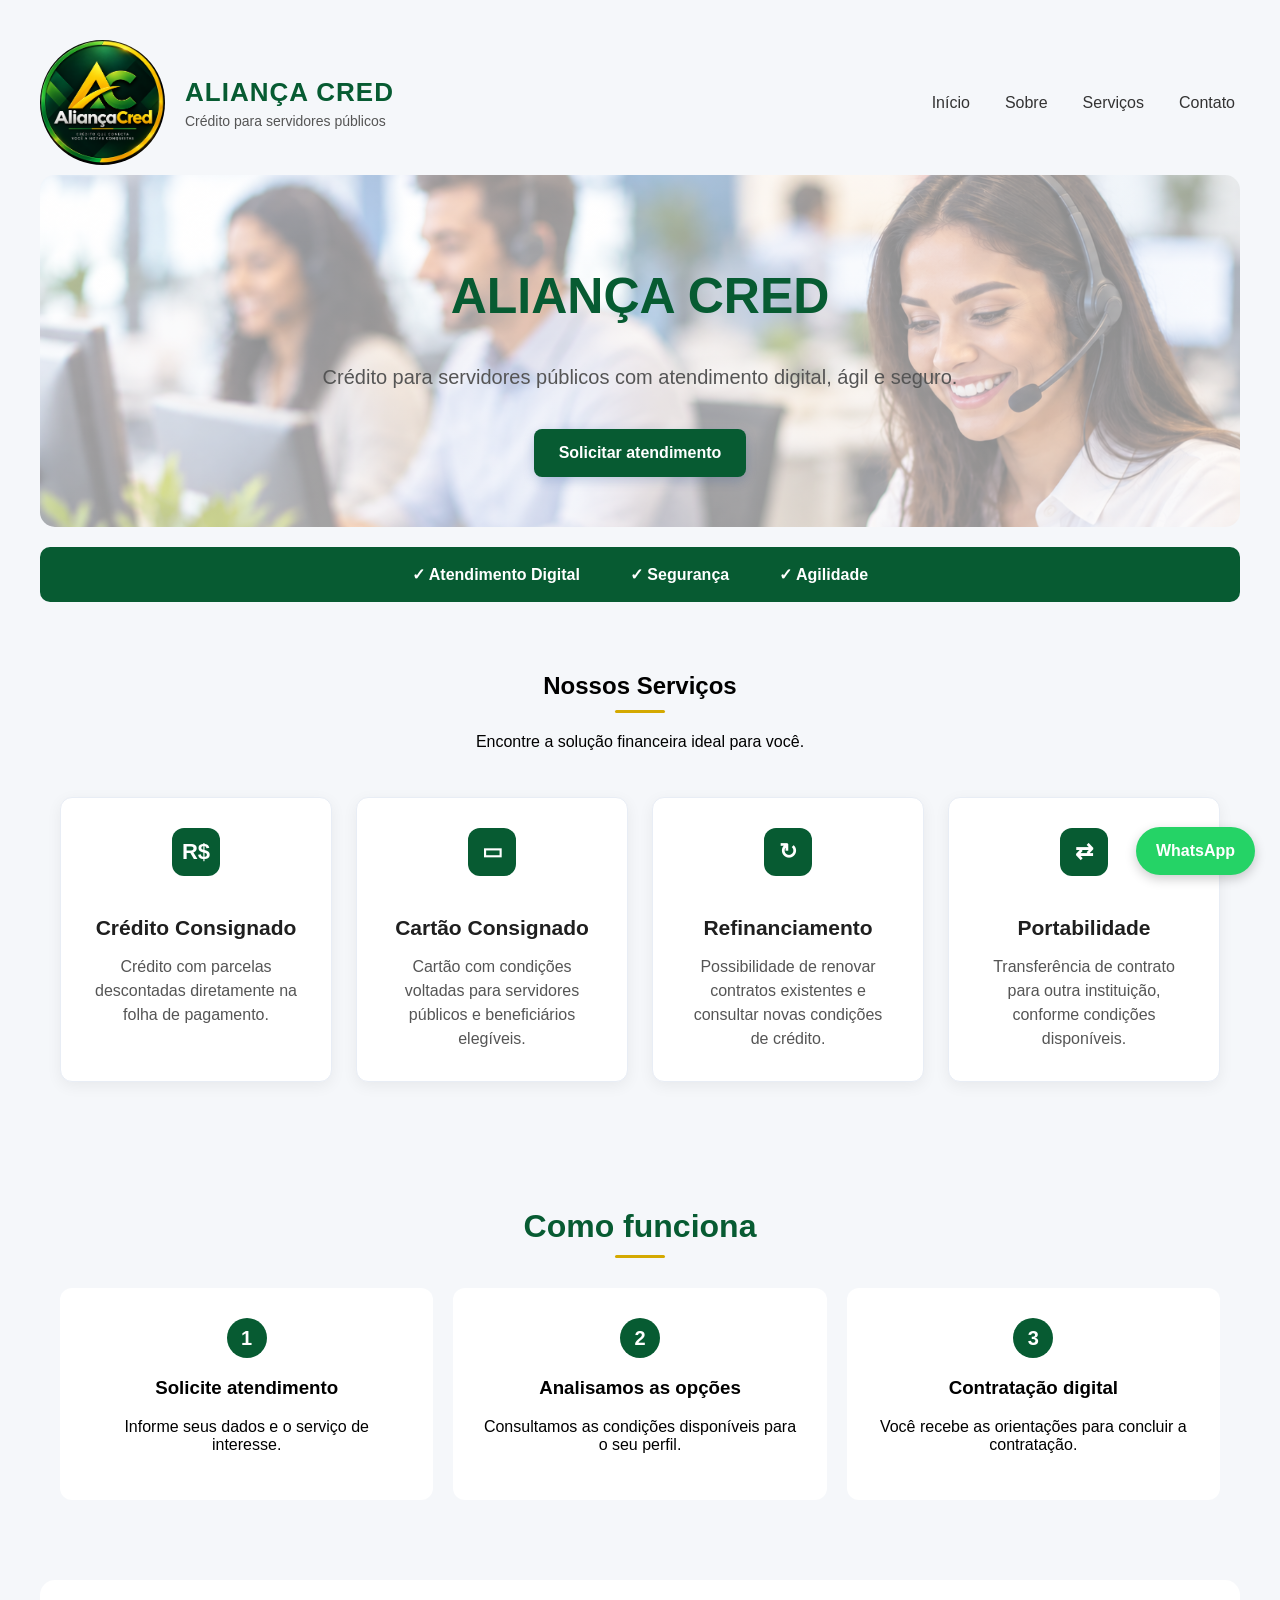
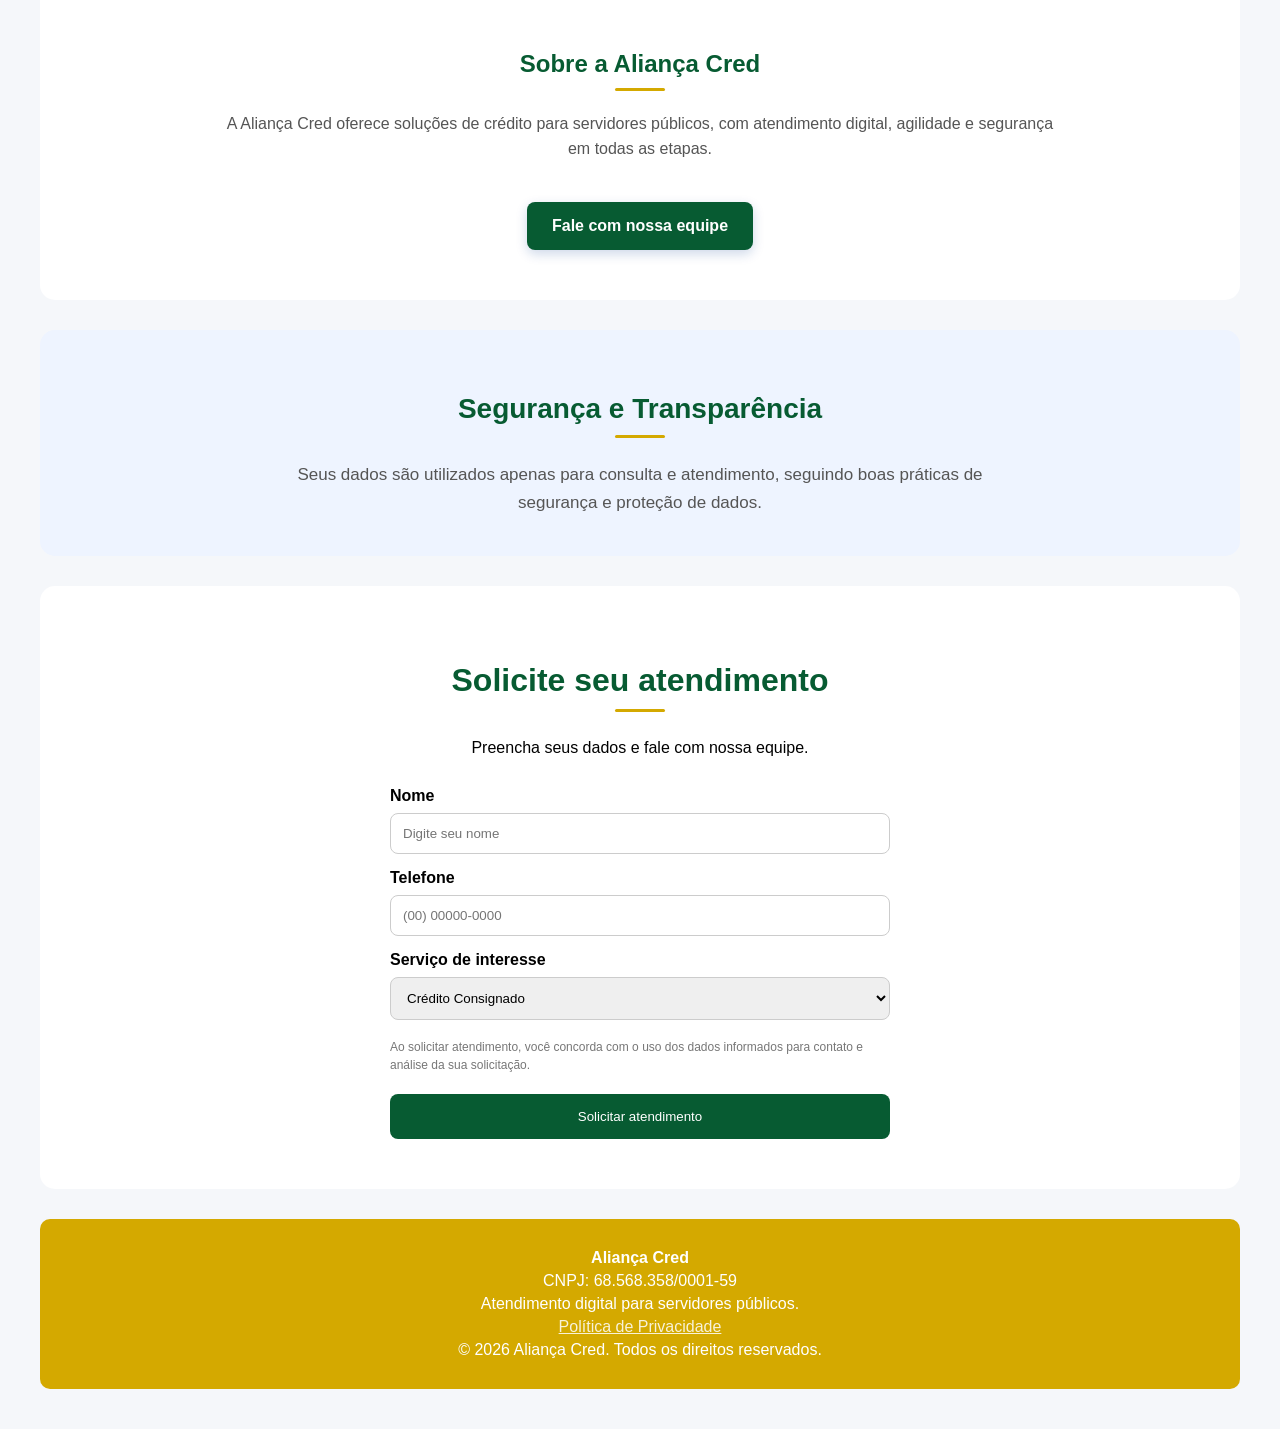
<file: index.html>
<!DOCTYPE html>

<html>
<head>
    <meta name="viewport" content="width=device-width, initial-scale=1.0">
    <title>Aliança Cred - Crédito para Servidores Públicos</title>
    <meta name="description" content="Aliança Cred: soluções de crédito para servidores públicos, com atendimento digital, ágil e seguro.">
    <link rel="stylesheet" href="style.css">
    <link rel="icon" type="image/png" href="imagens/logo.png">
</head>

<body>
    <header>
    <nav>
        <div class="marca">
    <img src="imagens/logo.png" alt="Aliança Cred">

    <div class="marca-texto">
        <strong>ALIANÇA CRED</strong>
        <span>Crédito para servidores públicos</span>
    </div>
</div>

        <div class="menu">
    <a href="#inicio">Início</a>
    <a href="#sobre">Sobre</a>
    <a href="#servicos">Serviços</a>
    <a href="#contato">Contato</a>
</div>
    </nav>
</header>

    <section class="inicio" id="inicio">
    <h1>ALIANÇA CRED</h1>

    <p>Crédito para servidores públicos com atendimento digital, ágil e seguro.</p>

    <a href="#contato" class="botao">Solicitar atendimento</a>
</section>
<div class="destaques">
    <span>✓ Atendimento Digital</span>
    <span>✓ Segurança</span>
    <span>✓ Agilidade</span>
</div>
<section class="servicos" id="servicos">

    <h2>Nossos Serviços</h2>

    <p>Encontre a solução financeira ideal para você.</p>
    <div class="lista-servicos">

    <div class="cartao-servico">
        <div class="icone-servico">R$</div>
        <h3>Crédito Consignado</h3>
        <p>Crédito com parcelas descontadas diretamente na folha de pagamento.</p>
    </div>

    <div class="cartao-servico">
        <div class="icone-servico">▭</div>
        <h3>Cartão Consignado</h3>
        <p>Cartão com condições voltadas para servidores públicos e beneficiários elegíveis.</p>
    </div>

    <div class="cartao-servico">
        <div class="icone-servico">↻</div>
        <h3>Refinanciamento</h3>
        <p>Possibilidade de renovar contratos existentes e consultar novas condições de crédito.</p>
    </div>

    <div class="cartao-servico">
        <div class="icone-servico">⇄</div>
        <h3>Portabilidade</h3>
        <p>Transferência de contrato para outra instituição, conforme condições disponíveis.</p>
    </div>

</div>

</section>
<section class="como-funciona">
    <h2>Como funciona</h2>

    <div class="passos">
        <div class="passo">
            <strong>1</strong>
            <h3>Solicite atendimento</h3>
            <p>Informe seus dados e o serviço de interesse.</p>
        </div>

        <div class="passo">
            <strong>2</strong>
            <h3>Analisamos as opções</h3>
            <p>Consultamos as condições disponíveis para o seu perfil.</p>
        </div>

        <div class="passo">
            <strong>3</strong>
            <h3>Contratação digital</h3>
            <p>Você recebe as orientações para concluir a contratação.</p>
        </div>
    </div>
</section>
<section class="sobre" id="sobre">
    <h2>Sobre a Aliança Cred</h2>

    <p>
        A Aliança Cred oferece soluções de crédito para servidores públicos,
        com atendimento digital, agilidade e segurança em todas as etapas.
    </p>
    <a href="#contato" class="botao">Fale com nossa equipe</a>
</section>
<section class="seguranca">
    <h2>Segurança e Transparência</h2>
    <p>
        Seus dados são utilizados apenas para consulta e atendimento,
        seguindo boas práticas de segurança e proteção de dados.
    </p>
</section>
<section class="contato" id="contato">

    <h2>Solicite seu atendimento</h2>

    <p>Preencha seus dados e fale com nossa equipe.</p>

    <form id="form-atendimento">
        <label for="nome">Nome</label>
        <input type="text" id="nome" placeholder="Digite seu nome" required>

        <label for="telefone">Telefone</label>
       <input type="tel" id="telefone" placeholder="(00) 00000-0000" minlength="15" required>

        <label for="servico">Serviço de interesse</label>

        <select id="servico" required>
            <option>Crédito Consignado</option>
            <option>Cartão Consignado</option>
            <option>Refinanciamento</option>
            <option>Portabilidade</option>
        </select>

      <p class="aviso-privacidade">
    Ao solicitar atendimento, você concorda com o uso dos dados informados
    para contato e análise da sua solicitação.
</p> 
        <button type="submit">Solicitar atendimento</button>
    </form>

</section>
<footer>
    <p><strong>Aliança Cred</strong></p>
    <p>CNPJ: 68.568.358/0001-59</p>
    <p>Atendimento digital para servidores públicos.</p>
    <p>
    <a href="privacidade.html">Política de Privacidade</a>
</p>
    <p>© 2026 Aliança Cred. Todos os direitos reservados.</p>
</footer>

<a href="https://wa.me/5585992847470?text=Olá%21%20Gostaria%20de%20saber%20mais%20sobre%20as%20opções%20de%20crédito%20da%20Aliança%20Cred."
   class="whatsapp-flutuante"
   target="_blank">
    WhatsApp
</a>

<script src="script.js"></script>
</body>
</html>
</file>
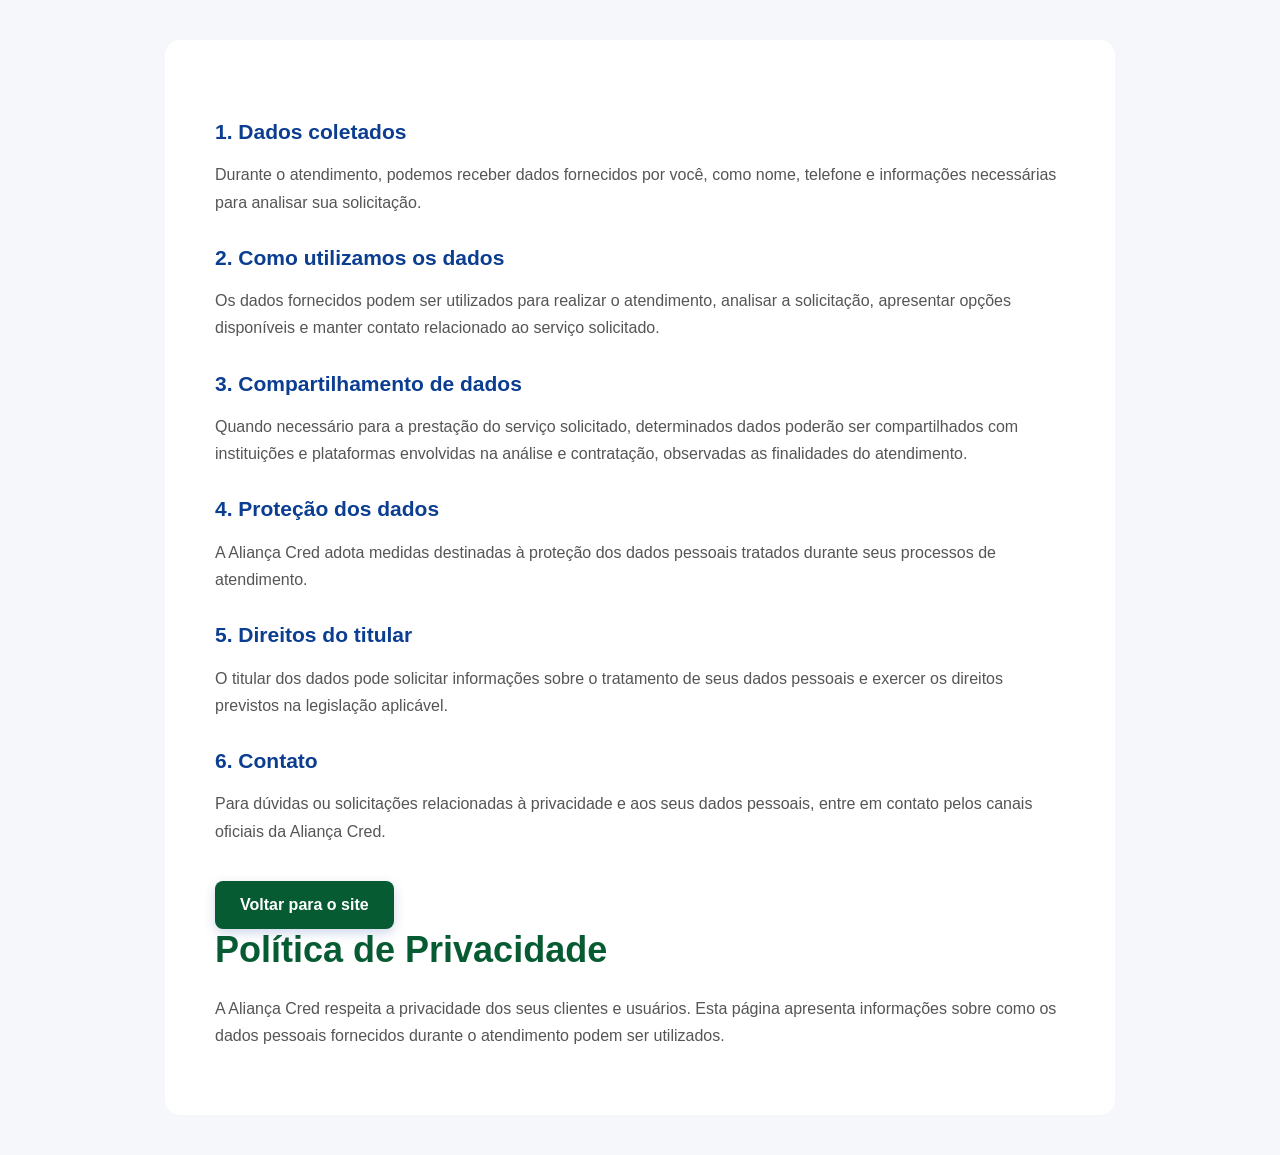
<file: privacidade.html>
<!DOCTYPE html>
<html lang="pt-BR">

<head>
    <meta charset="UTF-8">
    <meta name="viewport" content="width=device-width, initial-scale=1.0">

    <title>Política de Privacidade | Aliança Cred</title>

    <meta name="description" content="Política de Privacidade da Aliança Cred e informações sobre o tratamento de dados pessoais.">

    <link rel="stylesheet" href="style.css">
    <link rel="icon" type="image/png" href="imagens/logo.png">
</head>

<body>

    <main class="pagina-privacidade">
        <h2>1. Dados coletados</h2>
<p>
    Durante o atendimento, podemos receber dados fornecidos por você,
    como nome, telefone e informações necessárias para analisar sua solicitação.
</p>

<h2>2. Como utilizamos os dados</h2>
<p>
    Os dados fornecidos podem ser utilizados para realizar o atendimento,
    analisar a solicitação, apresentar opções disponíveis e manter contato
    relacionado ao serviço solicitado.
</p>

<h2>3. Compartilhamento de dados</h2>
<p>
    Quando necessário para a prestação do serviço solicitado, determinados
    dados poderão ser compartilhados com instituições e plataformas envolvidas
    na análise e contratação, observadas as finalidades do atendimento.
</p>

<h2>4. Proteção dos dados</h2>
<p>
    A Aliança Cred adota medidas destinadas à proteção dos dados pessoais
    tratados durante seus processos de atendimento.
</p>

<h2>5. Direitos do titular</h2>
<p>
    O titular dos dados pode solicitar informações sobre o tratamento de seus
    dados pessoais e exercer os direitos previstos na legislação aplicável.
</p>

<h2>6. Contato</h2>
<p>
    Para dúvidas ou solicitações relacionadas à privacidade e aos seus dados
    pessoais, entre em contato pelos canais oficiais da Aliança Cred.
</p>

<a href="index.html" class="botao">Voltar para o site</a>

        <h1>Política de Privacidade</h1>

        <p>
            A Aliança Cred respeita a privacidade dos seus clientes e usuários.
            Esta página apresenta informações sobre como os dados pessoais
            fornecidos durante o atendimento podem ser utilizados.
        </p>

    </main>

</body>

</html>
</file>
<file: style.css>
html {
    scroll-behavior: smooth;
}
body {
    background-color: #f5f7fa;
    margin: 0;
    padding: 40px;
    font-family: Arial, sans-serif;
}

h1 {
    color: #075B32;
    font-size: 50px;
    text-align: center;
}
.botao {
    background-color: #075B32;
    color: white;
    padding: 15px 25px;
    text-decoration: none;
    border-radius: 8px;
    display: inline-block;
    margin-top: 20px;
    transition: 0.3s;
    font-weight: bold;
box-shadow: 0 4px 12px rgba(11, 61, 145, 0.20);
}
section {
    text-align: center;
}.inicio {
    text-align: center;
    background-image: linear-gradient(
    rgba(255, 255, 255, 0.55),
    rgba(255, 255, 255, 0.55)
), url("imagens/atendimento.png");

background-size: cover;
background-position: center;
background-repeat: no-repeat;
    padding: 50px 20px;
    border-radius: 15px;
}
.inicio p {
    font-size: 20px;
    color: #555555;
}

.botao:hover {
    background-color: #064626;
    transform: translateY(-2px);
}
nav {
    display: flex;
    justify-content: space-between;
    align-items: center;
}
.marca {
    display: flex;
    align-items: center;
    gap: 20px;
}

.marca-texto {
    display: flex;
    flex-direction: column;
}

.marca-texto strong {
    color: #075B32;
    font-size: 26px;
    letter-spacing: 1px;
}

.marca-texto span {
    color: #555555;
    font-size: 14px;
    margin-top: 5px;
}
nav img {
    width: 125px;
    height: 125px;
    object-fit: contain;
    border-radius: 50%;
}
.menu {
    display: flex;
    gap: 25px;
}
.menu a {
    color: #333333;
    text-decoration: none;
    font-weight: 500;
    font-size: 16px;
padding: 10px 5px;
}
.menu a:hover {
    color: white;
    background-color: #075B32;
    border-bottom: 2px solid #D4A900;
}
header {
    margin-bottom: 10px;
}

header nav {
    min-height: 110px;
}
.destaques {
    display: flex;
    justify-content: center;
    gap: 50px;
    background-color: #075B32;
    color: white;
    padding: 18px;
    border-radius: 10px;
    margin-top: 20px;
    font-weight: bold;
}
.servicos {
    text-align: center;
    padding: 50px 20px;
}
.icone-servico {
    width: 48px;
    height: 48px;
    background-color: #075B32;
    color: white;
    border-radius: 12px;
    display: flex;
    align-items: center;
    justify-content: center;
    font-size: 22px;
    font-weight: bold;
    margin: 0 auto 20px;
}
.cartao-servico {
    background-color: white;
    padding: 30px;
    border-radius: 12px;
    margin-top: 30px;
    flex: 1;
    transition: 0.3s;
    border: 1px solid #e8edf5;
    box-shadow: 0 4px 15px rgba(0, 0, 0, 0.06);
    display: flex;
flex-direction: column;
align-items: center;
}
.cartao-servico h3 {
    color: #1f1f1f;
    font-size: 21px;
    margin: 20px 0 15px;
}

.cartao-servico p {
    color: #555555;
    font-size: 16px;
    line-height: 1.5;
    margin: 0;
}
.cartao-servico:hover {
    transform: translateY(-5px);
    box-shadow: 0 8px 20px rgba(0, 0, 0, 0.10);
    border-color: #c9d8ee;
}
.lista-servicos {
    display: flex;
    gap: 24px;
    align-items: stretch;
}

.seguranca {
    background-color: #eef4ff;
    padding: 40px 30px;
    border-radius: 15px;
    text-align: center;
    margin-top: 30px;
}

.seguranca h2 {
    color: #0b3d91;
    font-size: 28px;
}
.como-funciona {
    padding: 50px 20px;
    text-align: center;
}

.como-funciona h2 {
    color: #075B32;
    font-size: 32px;
}

.passos {
    display: flex;
    gap: 20px;
    margin-top: 30px;
}

.passo {
    background-color: white;
    padding: 30px;
    border-radius: 12px;
    flex: 1;
}

.passo strong {
    display: inline-block;
    background-color: #075B32;
    color: white;
    width: 40px;
    height: 40px;
    line-height: 40px;
    border-radius: 50%;
    font-size: 20px;
}
.seguranca p {
    color: #555555;
    font-size: 17px;
    line-height: 1.6;
    max-width: 700px;
    margin: 0 auto;
}
.aviso-privacidade {
    font-size: 12px;
    color: #777777;
    line-height: 1.5;
    margin-top: 18px;
    margin-bottom: 0;
    text-align: left;
}
.contato {
    background-color: white;
    padding: 50px 30px;
    border-radius: 15px;
    margin-top: 30px;
    text-align: center;
}

.contato h2 {
    color: #0b3d91;
    font-size: 32px;
}

.contato form {
    max-width: 500px;
    margin: 30px auto 0;
    text-align: left;
}

.contato label {
    display: block;
    margin-top: 15px;
    margin-bottom: 8px;
    font-weight: bold;
}

.contato input,
.contato select {
    width: 100%;
    padding: 12px;
    border: 1px solid #cccccc;
    border-radius: 8px;
    box-sizing: border-box;
}
.contato input:focus,
.contato select:focus {
    outline: none;
    border-color: #0b3d91;
    box-shadow: 0 0 0 3px rgba(11, 61, 145, 0.10);
}

.contato button {
    width: 100%;
    background-color: #075B32;
    color: white;
    padding: 15px;
    border: none;
    border-radius: 8px;
    margin-top: 20px;
    cursor: pointer;
}
.whatsapp-flutuante {
    position: fixed;
    right: 25px;
    bottom: 25px;
    background-color: #25D366;
    color: white;
    padding: 15px 20px;
    border-radius: 30px;
    text-decoration: none;
    font-weight: bold;
    z-index: 1000;
    box-shadow: 0 4px 12px rgba(0, 0, 0, 0.20);
    transition: 0.3s;
}

.whatsapp-flutuante:hover {
    transform: scale(1.05);
}
footer {
    background-color: #D4A900;
    color: white;
    text-align: center;
    padding: 25px;
    margin-top: 30px;
    border-radius: 10px;
}


footer p {
    margin: 5px 0;
}
footer a {
    color: white;
    text-decoration: underline;
    opacity: 0.85;
}

footer a:hover {
    opacity: 1;
}
.sobre {
    background-color: white;
    padding: 50px 30px;
    border-radius: 15px;
    margin-top: 30px;
}

.sobre p {
    max-width: 850px;
    margin: 20px auto;
    line-height: 1.6;
    color: #555555;
}
.sobre h2 {
    color: #075B32;
}
.seguranca h2 {
    color: #075B32;
}
.contato h2 {
    color: #075B32;
}
.servicos h2::after,
.como-funciona h2::after,
.sobre h2::after,
.seguranca h2::after,
.contato h2::after {
    content: "";
    display: block;
    width: 50px;
    height: 3px;
    background-color: #D4A900;
    margin: 10px auto 0;
    border-radius: 3px;
}
.pagina-privacidade {
    max-width: 850px;
    margin: 0 auto;
    background-color: white;
    padding: 50px;
    border-radius: 15px;
    text-align: left;
}

.pagina-privacidade h1 {
    font-size: 36px;
    text-align: left;
    margin-top: 0;
}

.pagina-privacidade h2 {
    color: #0b3d91;
    font-size: 21px;
    margin-top: 30px;
}

.pagina-privacidade p {
    color: #555555;
    line-height: 1.7;
}
@media (max-width: 768px) {
    body {
        padding: 20px;
        .marca {
    gap: 12px;
}

nav img {
    width: 90px;
    height: 90px;
}

.marca-texto strong {
    font-size: 22px;
}

.marca-texto span {
    font-size: 12px;
}

.menu {
    width: 100%;
    gap: 10px;
    justify-content: space-between;
    
}

.menu a {
    font-size: 14px;
    padding: 8px 2px;
    padding: 10px 18px;
border-radius: 20px;
transition: 0.3s;
}
        
    }

    .destaques {
        flex-direction: column;
        gap: 10px;
        text-align: center;
    }

    .lista-servicos {
        flex-direction: column;
    }
.passos {
    flex-direction: column;
}
    nav {
        flex-direction: column;
        gap: 15px;
    }

    h1 {
        font-size: 36px;
    }

    .menu {
        flex-wrap: wrap;
        justify-content: center;
    }
}

@media (max-width: 400px) {
    h1 {
        font-size: 30px;
    }
}
</file>
